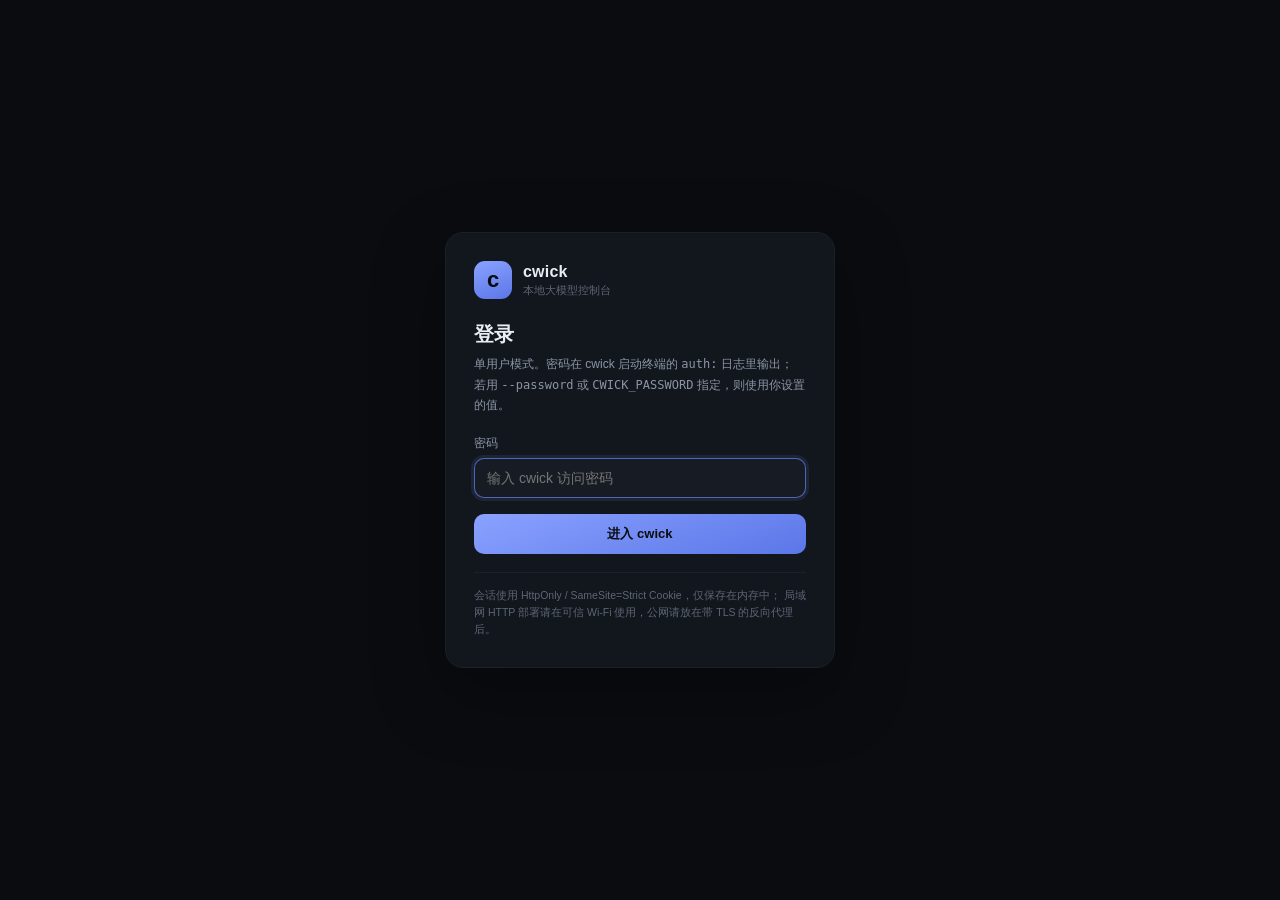
<file: web/login.html>
<!doctype html>
<html lang="zh-CN">
<head>
<meta charset="utf-8">
<meta name="viewport" content="width=device-width, initial-scale=1, viewport-fit=cover">
<meta name="color-scheme" content="dark">
<title>cwick · 登录</title>
<style>
  :root {
    --bg:#0a0c10; --panel:#12161d; --panel-2:#171c24; --line:#232a35;
    --line-soft:#1b212a; --text:#e8ecf3; --muted:#8b95a6; --faint:#5d6675;
    --accent:#6f8cff; --red:#ff6f7d;
    --sans:-apple-system,BlinkMacSystemFont,"SF Pro Text","Inter","PingFang SC","Noto Sans SC",sans-serif;
    --mono:ui-monospace,"SF Mono",SFMono-Regular,Menlo,Consolas,monospace;
  }
  * { box-sizing:border-box; }
  html,body { margin:0; min-height:100%; background:var(--bg); color:var(--text);
    font-family:var(--sans); font-size:14px; -webkit-font-smoothing:antialiased; }
  .wrap { min-height:100vh; display:grid; place-items:center; padding:24px; }
  .card { width:min(390px,100%); background:var(--panel); border:1px solid var(--line-soft);
    border-radius:18px; padding:28px; box-shadow:0 24px 70px rgba(0,0,0,.35); }
  .brand { display:flex; align-items:center; gap:11px; margin-bottom:22px; }
  .logo { width:38px; height:38px; border-radius:11px; display:grid; place-items:center;
    font-size:22px; font-weight:700; color:#0a0c10;
    background:linear-gradient(160deg,#8aa2ff,#5b76e8); }
  .brand strong { display:block; font-size:16px; letter-spacing:.2px; }
  .brand span { display:block; color:var(--faint); font-size:11px; margin-top:2px; }
  h1 { margin:0 0 6px; font-size:20px; font-weight:650; letter-spacing:-.2px; }
  .sub { margin:0 0 20px; color:var(--muted); font-size:12px; line-height:1.7; }
  label { display:block; color:var(--muted); font-size:11.5px; margin-bottom:7px; }
  input { width:100%; background:var(--panel-2); border:1px solid var(--line);
    border-radius:10px; color:var(--text); font:inherit; font-size:14px;
    padding:11px 12px; outline:0; }
  input:focus { border-color:rgba(111,140,255,.65); box-shadow:0 0 0 3px rgba(111,140,255,.12); }
  button { width:100%; margin-top:16px; border:0; border-radius:10px; padding:11px 14px;
    background:linear-gradient(160deg,#8aa2ff,#5b76e8); color:#0a0c10;
    font:inherit; font-size:13px; font-weight:650; cursor:pointer; }
  button:disabled { opacity:.6; cursor:wait; }
  .err { display:none; margin-top:12px; padding:9px 11px; border-radius:9px;
    border:1px solid rgba(255,111,125,.35); background:rgba(255,111,125,.08);
    color:#ffb3bb; font-size:11.5px; line-height:1.55; }
  .err.on { display:block; }
  .foot { margin-top:18px; padding-top:14px; border-top:1px solid var(--line-soft);
    color:var(--faint); font-size:10.5px; line-height:1.65; }
  .foot code { font-family:var(--mono); color:var(--muted); }
</style>
</head>
<body>
<div class="wrap">
  <form class="card" id="form" autocomplete="off">
    <div class="brand">
      <div class="logo">c</div>
      <div><strong>cwick</strong><span>本地大模型控制台</span></div>
    </div>
    <h1>登录</h1>
    <p class="sub">单用户模式。密码在 cwick 启动终端的 <code>auth:</code> 日志里输出；
       若用 <code>--password</code> 或 <code>CWICK_PASSWORD</code> 指定，则使用你设置的值。</p>
    <label for="password">密码</label>
    <input id="password" name="password" type="password" autocomplete="current-password"
           required autofocus placeholder="输入 cwick 访问密码">
    <button id="submit" type="submit">进入 cwick</button>
    <div id="err" class="err" role="alert"></div>
    <div class="foot">
      会话使用 HttpOnly / SameSite=Strict Cookie，仅保存在内存中；
      局域网 HTTP 部署请在可信 Wi-Fi 使用，公网请放在带 TLS 的反向代理后。
    </div>
  </form>
</div>
<script>
(function () {
  var form = document.getElementById('form');
  var input = document.getElementById('password');
  var btn = document.getElementById('submit');
  var err = document.getElementById('err');
  function nextURL() {
    var q = new URLSearchParams(location.search);
    var n = q.get('next') || '/';
    /* Only same-site absolute paths; never //host or a scheme. */
    if (n.charAt(0) !== '/' || n.charAt(1) === '/') n = '/';
    return n;
  }
  function show(msg) { err.textContent = msg; err.classList.add('on'); }
  form.addEventListener('submit', async function (e) {
    e.preventDefault();
    err.classList.remove('on');
    btn.disabled = true; btn.textContent = '验证中…';
    try {
      var res = await fetch('/v1/auth/login', {
        method: 'POST',
        headers: { 'Content-Type': 'application/json' },
        body: JSON.stringify({ password: input.value, next: nextURL() })
      });
      var j = {};
      try { j = await res.json(); } catch (e2) {}
      if (!res.ok) {
        show((j.error && j.error.message) || ('登录失败（HTTP ' + res.status + '）'));
        return;
      }
      location.href = (j.next && j.next.charAt(0) === '/' && j.next.charAt(1) !== '/')
        ? j.next : nextURL();
    } catch (e3) {
      show('无法连接 cwick：' + (e3 && e3.message ? e3.message : e3));
    } finally {
      btn.disabled = false; btn.textContent = '进入 cwick';
    }
  });
  input.focus();
})();
</script>
</body>
</html>
</file>
